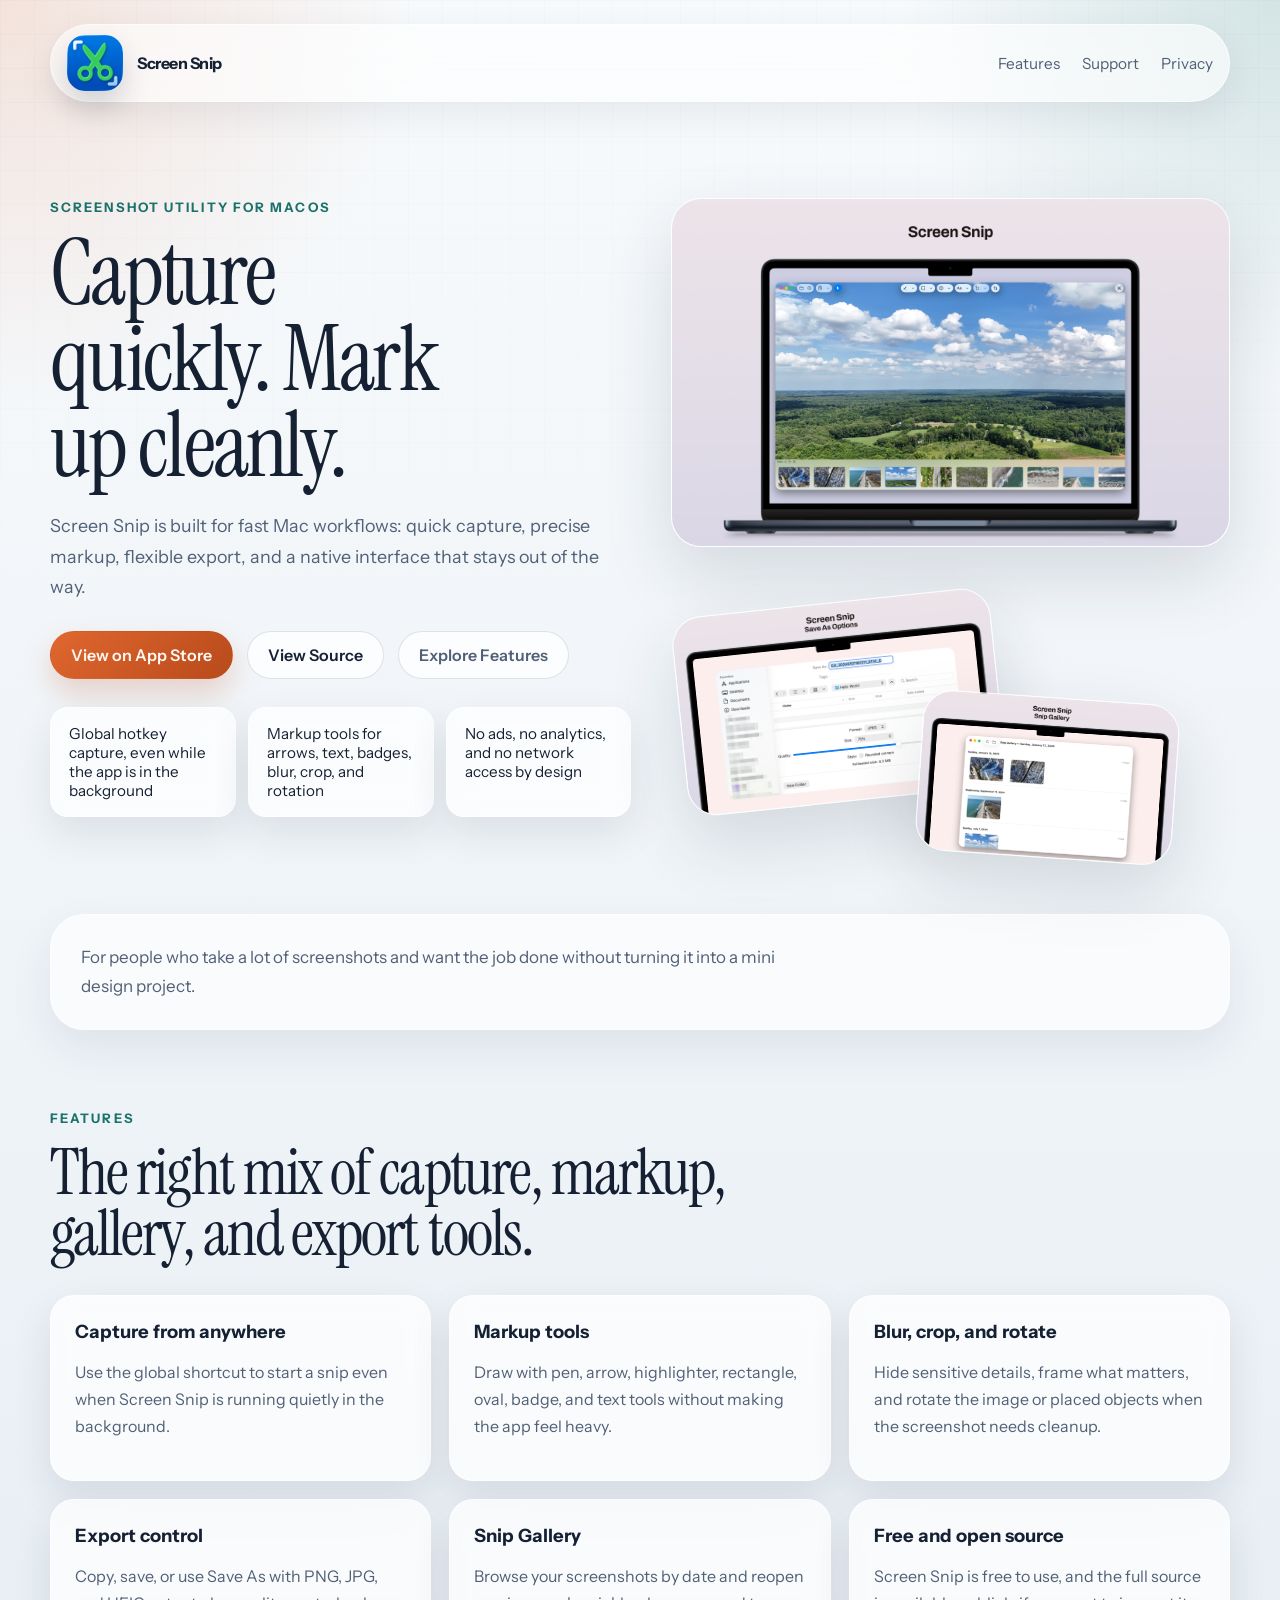
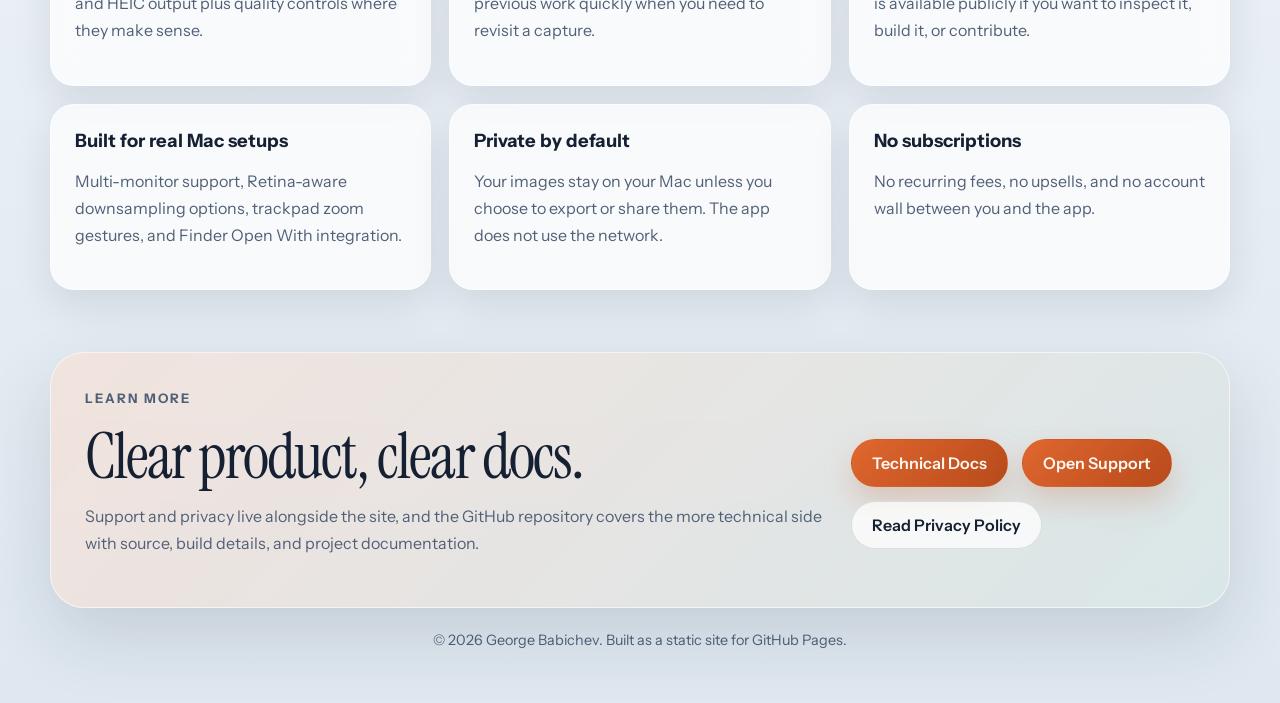
<file: docs/index.html>
<!DOCTYPE html>
<html lang="en">
<head>
  <meta charset="utf-8">
  <meta name="viewport" content="width=device-width, initial-scale=1">
  <title>Screen Snip for Mac</title>
  <meta
    name="description"
    content="Screen Snip is a focused macOS screenshot utility with global hotkey capture, fast markup tools, blur, crop, rotation, export controls, and privacy-first local storage."
  >
  <meta name="theme-color" media="(prefers-color-scheme: light)" content="#edf2f7">
  <meta name="theme-color" media="(prefers-color-scheme: dark)" content="#0d1522">
  <link rel="icon" type="image/png" href="icon-light.png">
  <link rel="apple-touch-icon" href="icon-light.png">
  <link rel="preconnect" href="https://fonts.googleapis.com">
  <link rel="preconnect" href="https://fonts.gstatic.com" crossorigin>
  <link href="https://fonts.googleapis.com/css2?family=Instrument+Sans:wght@400;500;600;700&amp;family=Instrument+Serif:ital@0;1&amp;display=swap" rel="stylesheet">
  <link rel="stylesheet" href="site.css">
</head>
<body class="product-page">
  <div class="page-shell">
    <header class="hero">
      <nav class="topbar" aria-label="Primary">
        <a class="brand" href="#top" aria-label="Screen Snip home">
          <picture class="brand-mark">
            <source srcset="icon-dark.png" media="(prefers-color-scheme: dark)">
            <source srcset="icon-light.png" media="(prefers-color-scheme: light)">
            <img src="icon-light.png" alt="" width="56" height="56">
          </picture>
          <span>Screen Snip</span>
        </a>
        <div class="nav-links">
          <a href="#features">Features</a>
          <a href="Support.html">Support</a>
          <a href="PrivacyPolicy.html">Privacy</a>
        </div>
      </nav>

      <section class="hero-grid" id="top">
        <div class="hero-copy reveal">
          <p class="eyebrow">Screenshot Utility for macOS</p>
          <h1>Capture quickly. Mark up cleanly.</h1>
          <p class="lede">
            Screen Snip is built for fast Mac workflows: quick capture, precise markup, flexible export,
            and a native interface that stays out of the way.
          </p>
          <div class="hero-actions">
            <a class="button button-primary" href="https://apps.apple.com/us/app/screen-snip/id6752541530" target="_blank" rel="noreferrer">View on App Store</a>
            <a class="button button-secondary" href="https://github.com/gbabichev/Screen-Snip" target="_blank" rel="noreferrer">View Source</a>
            <a class="button button-tertiary" href="#features">Explore Features</a>
          </div>
          <ul class="hero-points" aria-label="Highlights">
            <li>Global hotkey capture, even while the app is in the background</li>
            <li>Markup tools for arrows, text, badges, blur, crop, and rotation</li>
            <li>No ads, no analytics, and no network access by design</li>
          </ul>
        </div>

        <div class="hero-visual reveal" aria-label="Screen Snip app previews">
          <div class="screen-stack">
            <figure class="screen-card screen-main">
              <img src="App1.jpg" alt="Screen Snip editor showing screenshot markup tools" loading="eager">
            </figure>
            <figure class="screen-card screen-side">
              <img src="App3.jpg" alt="Screen Snip showing an annotated screenshot preview" loading="lazy">
            </figure>
            <figure class="screen-card screen-detail">
              <img src="App2.jpg" alt="Screen Snip window with editing controls and screenshot canvas" loading="lazy">
            </figure>
          </div>
        </div>
      </section>
    </header>

    <main>
      <section class="summary-band reveal">
        <p>
          For people who take a lot of screenshots and want the job done without turning it into a mini design project.
        </p>
      </section>

      <section class="section" id="features">
        <div class="section-heading reveal">
          <p class="eyebrow">Features</p>
          <h2>The right mix of capture, markup, gallery, and export tools.</h2>
        </div>

        <div class="feature-grid">
          <article class="feature-card reveal">
            <h3>Capture from anywhere</h3>
            <p>Use the global shortcut to start a snip even when Screen Snip is running quietly in the background.</p>
          </article>

          <article class="feature-card reveal">
            <h3>Markup tools</h3>
            <p>Draw with pen, arrow, highlighter, rectangle, oval, badge, and text tools without making the app feel heavy.</p>
          </article>

          <article class="feature-card reveal">
            <h3>Blur, crop, and rotate</h3>
            <p>Hide sensitive details, frame what matters, and rotate the image or placed objects when the screenshot needs cleanup.</p>
          </article>

          <article class="feature-card reveal">
            <h3>Export control</h3>
            <p>Copy, save, or use Save As with PNG, JPG, and HEIC output plus quality controls where they make sense.</p>
          </article>

          <article class="feature-card reveal">
            <h3>Snip Gallery</h3>
            <p>Browse your screenshots by date and reopen previous work quickly when you need to revisit a capture.</p>
          </article>

          <article class="feature-card reveal">
            <h3>Free and open source</h3>
            <p>Screen Snip is free to use, and the full source is available publicly if you want to inspect it, build it, or contribute.</p>
          </article>

          <article class="feature-card reveal">
            <h3>Built for real Mac setups</h3>
            <p>Multi-monitor support, Retina-aware downsampling options, trackpad zoom gestures, and Finder Open With integration.</p>
          </article>

          <article class="feature-card reveal">
            <h3>Private by default</h3>
            <p>Your images stay on your Mac unless you choose to export or share them. The app does not use the network.</p>
          </article>

          <article class="feature-card reveal">
            <h3>No subscriptions</h3>
            <p>No recurring fees, no upsells, and no account wall between you and the app.</p>
          </article>
        </div>
      </section>

      <section class="section closing reveal">
        <div>
          <p class="eyebrow">Learn More</p>
          <h2>Clear product, clear docs.</h2>
          <p>
            Support and privacy live alongside the site, and the GitHub repository covers the more technical side with source, build details, and project documentation.
          </p>
        </div>
        <div class="closing-actions">
          <a class="button button-primary" href="https://github.com/gbabichev/Screen-Snip" target="_blank" rel="noreferrer">Technical Docs</a>
          <a class="button button-primary" href="Support.html">Open Support</a>
          <a class="button button-secondary" href="PrivacyPolicy.html">Read Privacy Policy</a>
        </div>
      </section>
    </main>

    <footer class="site-footer">
      <p>&copy; <span data-current-year>2026</span> George Babichev. Built as a static site for GitHub Pages.</p>
    </footer>
  </div>

  <script src="site.js"></script>
</body>
</html>
</file>
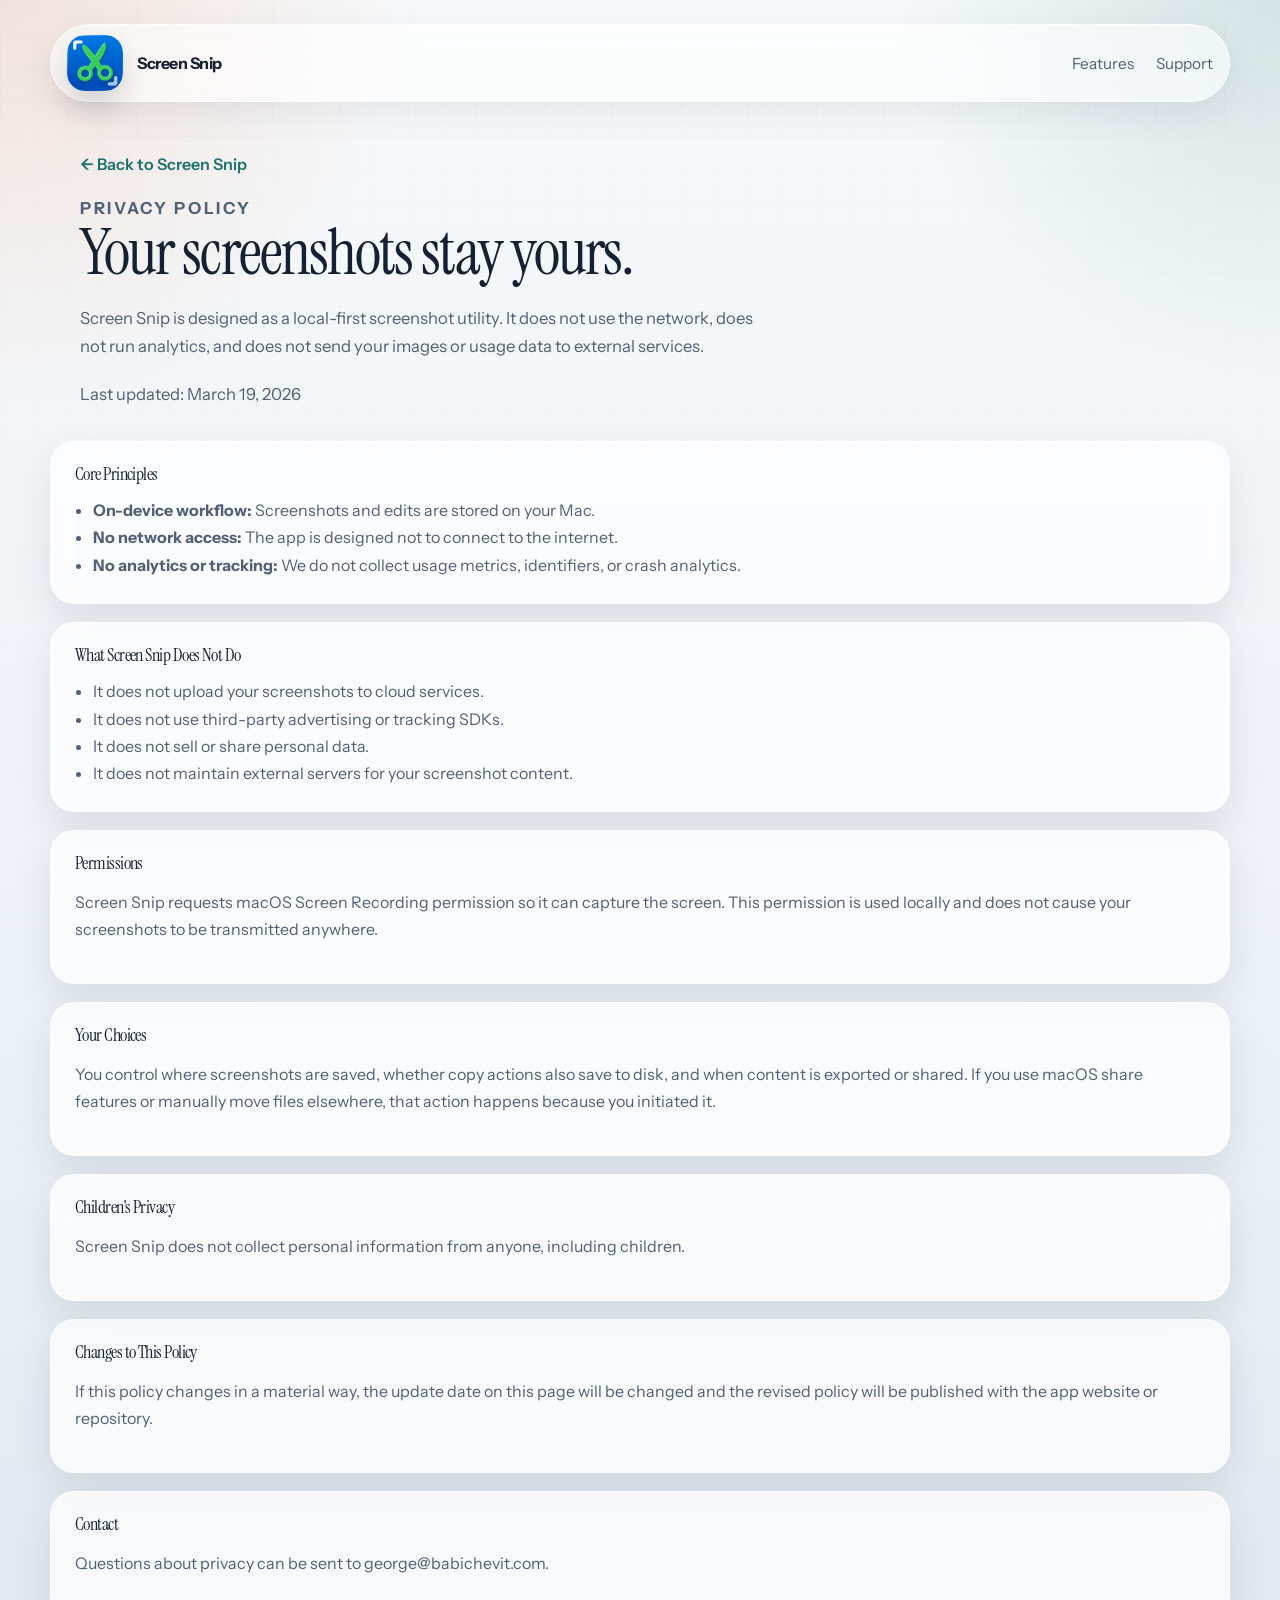
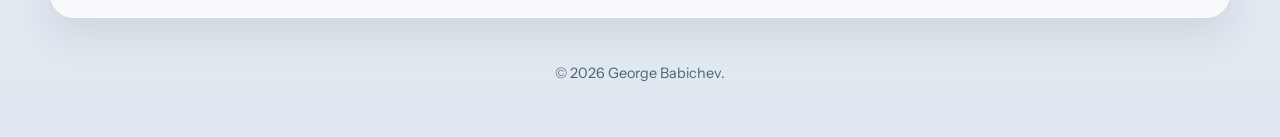
<file: docs/PrivacyPolicy.html>
<!DOCTYPE html>
<html lang="en">
<head>
  <meta charset="utf-8">
  <meta name="viewport" content="width=device-width, initial-scale=1">
  <title>Screen Snip Privacy Policy</title>
  <meta
    name="description"
    content="Privacy policy for Screen Snip, a local-first macOS screenshot utility that does not collect analytics or transmit your images."
  >
  <meta name="theme-color" media="(prefers-color-scheme: light)" content="#edf2f7">
  <meta name="theme-color" media="(prefers-color-scheme: dark)" content="#0d1522">
  <link rel="icon" type="image/png" href="icon-light.png">
  <link rel="apple-touch-icon" href="icon-light.png">
  <link rel="preconnect" href="https://fonts.googleapis.com">
  <link rel="preconnect" href="https://fonts.gstatic.com" crossorigin>
  <link href="https://fonts.googleapis.com/css2?family=Instrument+Sans:wght@400;500;600;700&amp;family=Instrument+Serif:ital@0;1&amp;display=swap" rel="stylesheet">
  <link rel="stylesheet" href="site.css">
</head>
<body class="info-page">
  <div class="info-shell">
    <nav class="topbar" aria-label="Primary">
      <a class="brand" href="index.html" aria-label="Screen Snip home">
        <picture class="brand-mark">
          <source srcset="icon-dark.png" media="(prefers-color-scheme: dark)">
          <source srcset="icon-light.png" media="(prefers-color-scheme: light)">
          <img src="icon-light.png" alt="" width="56" height="56">
        </picture>
        <span>Screen Snip</span>
      </a>
      <div class="nav-links">
        <a href="index.html#features">Features</a>
        <a href="Support.html">Support</a>
      </div>
    </nav>

    <header class="info-header reveal">
      <a class="back-link" href="index.html">&larr; Back to Screen Snip</a>
      <p class="eyebrow">Privacy Policy</p>
      <h1>Your screenshots stay yours.</h1>
      <p>
        Screen Snip is designed as a local-first screenshot utility. It does not use the network,
        does not run analytics, and does not send your images or usage data to external services.
      </p>
      <p class="meta-note">Last updated: March 19, 2026</p>
    </header>

    <main class="policy-shell">
      <section class="policy-card reveal">
        <h2>Core Principles</h2>
        <ul>
          <li><strong>On-device workflow:</strong> Screenshots and edits are stored on your Mac.</li>
          <li><strong>No network access:</strong> The app is designed not to connect to the internet.</li>
          <li><strong>No analytics or tracking:</strong> We do not collect usage metrics, identifiers, or crash analytics.</li>
        </ul>
      </section>

      <section class="policy-card reveal">
        <h2>What Screen Snip Does Not Do</h2>
        <ul>
          <li>It does not upload your screenshots to cloud services.</li>
          <li>It does not use third-party advertising or tracking SDKs.</li>
          <li>It does not sell or share personal data.</li>
          <li>It does not maintain external servers for your screenshot content.</li>
        </ul>
      </section>

      <section class="policy-card reveal">
        <h2>Permissions</h2>
        <p>
          Screen Snip requests macOS Screen Recording permission so it can capture the screen.
          This permission is used locally and does not cause your screenshots to be transmitted anywhere.
        </p>
      </section>

      <section class="policy-card reveal">
        <h2>Your Choices</h2>
        <p>
          You control where screenshots are saved, whether copy actions also save to disk, and when content is exported or shared.
          If you use macOS share features or manually move files elsewhere, that action happens because you initiated it.
        </p>
      </section>

      <section class="policy-card reveal">
        <h2>Children's Privacy</h2>
        <p>Screen Snip does not collect personal information from anyone, including children.</p>
      </section>

      <section class="policy-card reveal">
        <h2>Changes to This Policy</h2>
        <p>If this policy changes in a material way, the update date on this page will be changed and the revised policy will be published with the app website or repository.</p>
      </section>

      <section class="policy-card reveal">
        <h2>Contact</h2>
        <p>Questions about privacy can be sent to <a href="mailto:george@babichevit.com">george@babichevit.com</a>.</p>
      </section>
    </main>

    <footer class="site-footer">
      <p>&copy; <span data-current-year>2026</span> George Babichev.</p>
    </footer>
  </div>

  <script src="site.js"></script>
</body>
</html>
</file>
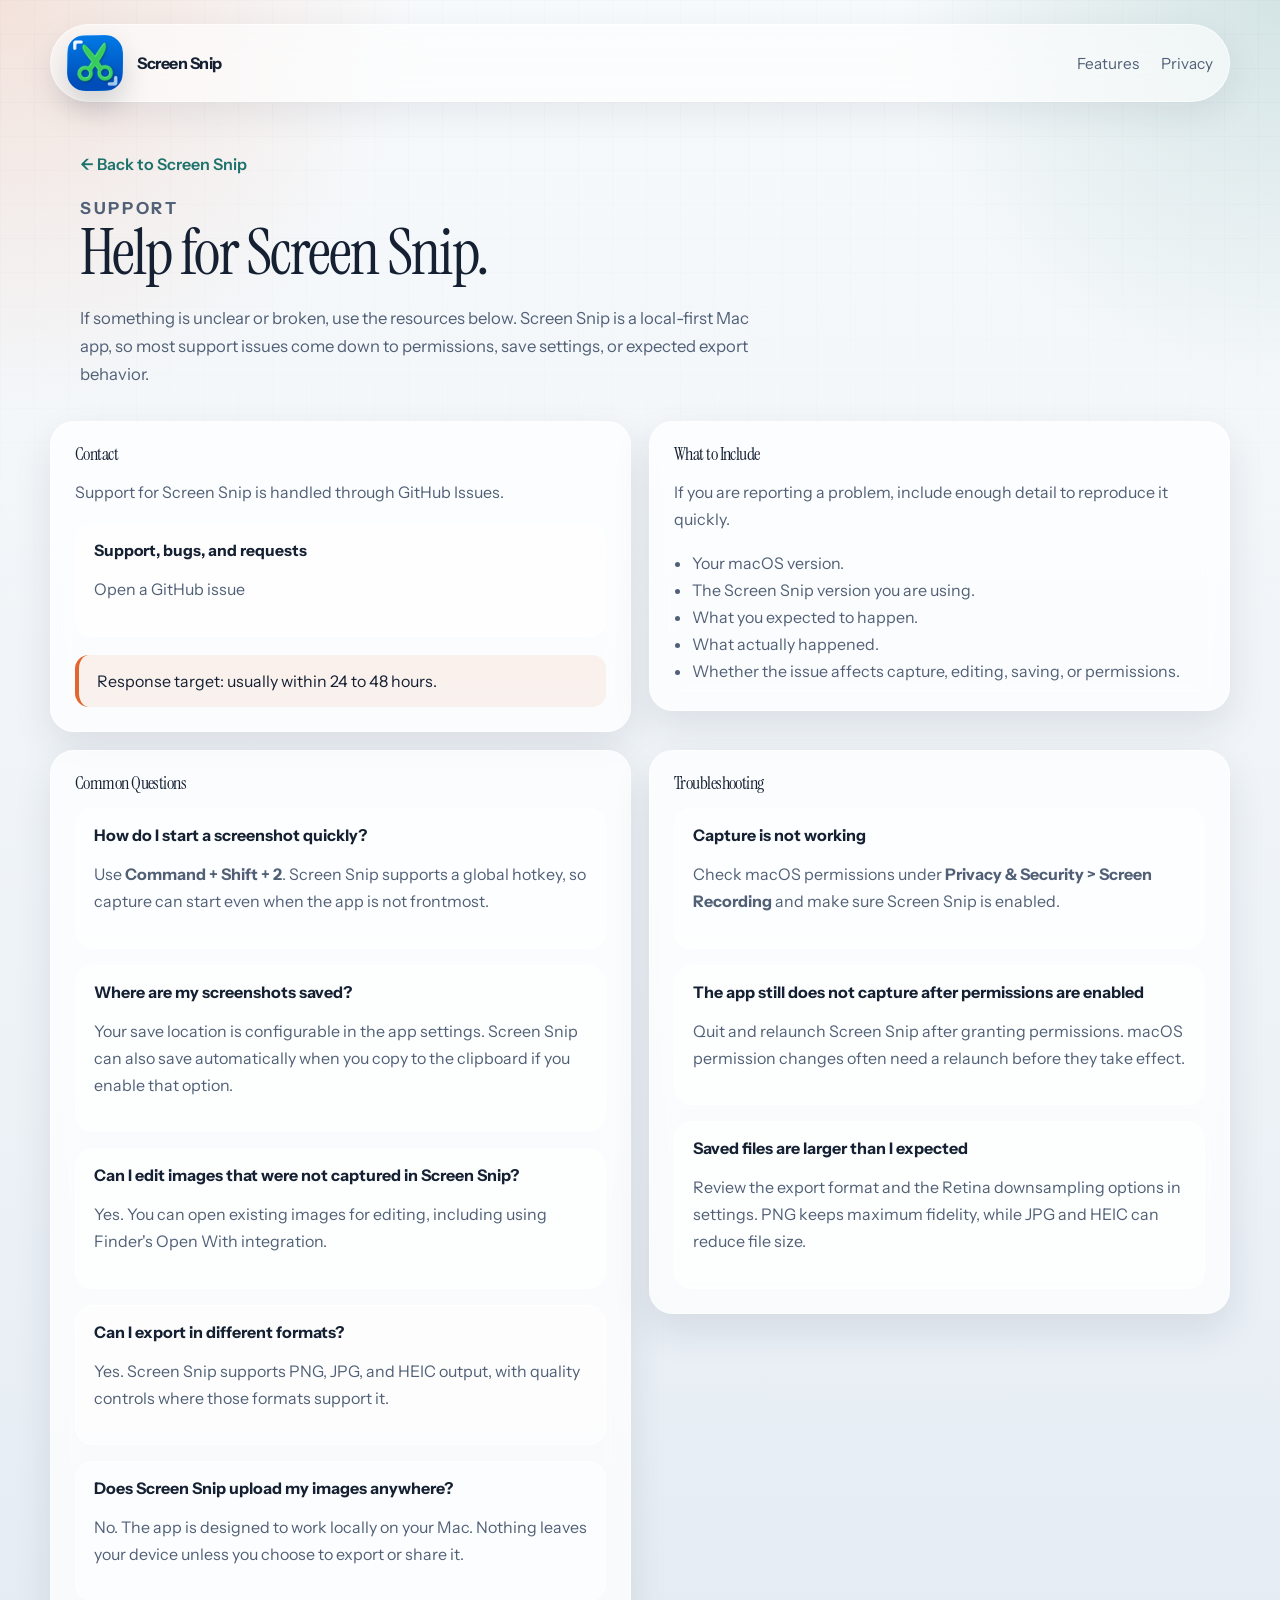
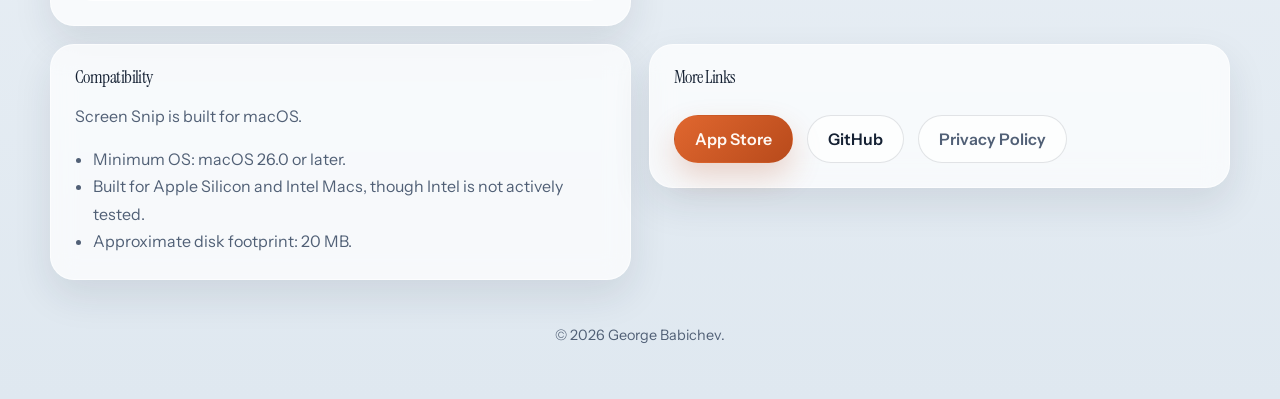
<file: docs/Support.html>
<!DOCTYPE html>
<html lang="en">
<head>
  <meta charset="utf-8">
  <meta name="viewport" content="width=device-width, initial-scale=1">
  <title>Screen Snip Support</title>
  <meta
    name="description"
    content="Support information for Screen Snip, including contact details, common questions, troubleshooting steps, and compatibility notes."
  >
  <meta name="theme-color" media="(prefers-color-scheme: light)" content="#edf2f7">
  <meta name="theme-color" media="(prefers-color-scheme: dark)" content="#0d1522">
  <link rel="icon" type="image/png" href="icon-light.png">
  <link rel="apple-touch-icon" href="icon-light.png">
  <link rel="preconnect" href="https://fonts.googleapis.com">
  <link rel="preconnect" href="https://fonts.gstatic.com" crossorigin>
  <link href="https://fonts.googleapis.com/css2?family=Instrument+Sans:wght@400;500;600;700&amp;family=Instrument+Serif:ital@0;1&amp;display=swap" rel="stylesheet">
  <link rel="stylesheet" href="site.css">
</head>
<body class="info-page">
  <div class="info-shell">
    <nav class="topbar" aria-label="Primary">
      <a class="brand" href="index.html" aria-label="Screen Snip home">
        <picture class="brand-mark">
          <source srcset="icon-dark.png" media="(prefers-color-scheme: dark)">
          <source srcset="icon-light.png" media="(prefers-color-scheme: light)">
          <img src="icon-light.png" alt="" width="56" height="56">
        </picture>
        <span>Screen Snip</span>
      </a>
      <div class="nav-links">
        <a href="index.html#features">Features</a>
        <a href="PrivacyPolicy.html">Privacy</a>
      </div>
    </nav>

    <header class="info-header reveal">
      <a class="back-link" href="index.html">&larr; Back to Screen Snip</a>
      <p class="eyebrow">Support</p>
      <h1>Help for Screen Snip.</h1>
      <p>
        If something is unclear or broken, use the resources below. Screen Snip is a local-first Mac app,
        so most support issues come down to permissions, save settings, or expected export behavior.
      </p>
    </header>

    <main class="info-grid">
      <section class="info-card">
        <h2>Contact</h2>
        <p>Support for Screen Snip is handled through GitHub Issues.</p>

        <div class="stack-list">
          <div class="stack-item">
            <strong>Support, bugs, and requests</strong>
            <p><a href="https://github.com/gbabichev/Screen-Snip/issues" target="_blank" rel="noreferrer">Open a GitHub issue</a></p>
          </div>
        </div>

        <div class="callout">
          Response target: usually within 24 to 48 hours.
        </div>
      </section>

      <section class="info-card">
        <h2>What to Include</h2>
        <p>If you are reporting a problem, include enough detail to reproduce it quickly.</p>
        <ul>
          <li>Your macOS version.</li>
          <li>The Screen Snip version you are using.</li>
          <li>What you expected to happen.</li>
          <li>What actually happened.</li>
          <li>Whether the issue affects capture, editing, saving, or permissions.</li>
        </ul>
      </section>

      <section class="info-card">
        <h2>Common Questions</h2>

        <div class="faq-list">
          <article class="faq-item">
            <h3>How do I start a screenshot quickly?</h3>
            <p>Use <strong>Command + Shift + 2</strong>. Screen Snip supports a global hotkey, so capture can start even when the app is not frontmost.</p>
          </article>

          <article class="faq-item">
            <h3>Where are my screenshots saved?</h3>
            <p>Your save location is configurable in the app settings. Screen Snip can also save automatically when you copy to the clipboard if you enable that option.</p>
          </article>

          <article class="faq-item">
            <h3>Can I edit images that were not captured in Screen Snip?</h3>
            <p>Yes. You can open existing images for editing, including using Finder's Open With integration.</p>
          </article>

          <article class="faq-item">
            <h3>Can I export in different formats?</h3>
            <p>Yes. Screen Snip supports PNG, JPG, and HEIC output, with quality controls where those formats support it.</p>
          </article>

          <article class="faq-item">
            <h3>Does Screen Snip upload my images anywhere?</h3>
            <p>No. The app is designed to work locally on your Mac. Nothing leaves your device unless you choose to export or share it.</p>
          </article>
        </div>
      </section>

      <section class="info-card">
        <h2>Troubleshooting</h2>

        <div class="faq-list">
          <article class="faq-item">
            <h3>Capture is not working</h3>
            <p>Check macOS permissions under <strong>Privacy &amp; Security &gt; Screen Recording</strong> and make sure Screen Snip is enabled.</p>
          </article>

          <article class="faq-item">
            <h3>The app still does not capture after permissions are enabled</h3>
            <p>Quit and relaunch Screen Snip after granting permissions. macOS permission changes often need a relaunch before they take effect.</p>
          </article>

          <article class="faq-item">
            <h3>Saved files are larger than I expected</h3>
            <p>Review the export format and the Retina downsampling options in settings. PNG keeps maximum fidelity, while JPG and HEIC can reduce file size.</p>
          </article>
        </div>
      </section>

      <section class="info-card">
        <h2>Compatibility</h2>
        <p>Screen Snip is built for macOS.</p>
        <ul>
          <li>Minimum OS: macOS 26.0 or later.</li>
          <li>Built for Apple Silicon and Intel Macs, though Intel is not actively tested.</li>
          <li>Approximate disk footprint: 20 MB.</li>
        </ul>
      </section>

      <section class="info-card reveal">
        <h2>More Links</h2>
        <div class="card-actions">
          <a class="button button-primary" href="https://apps.apple.com/us/app/screen-snip/id6752541530" target="_blank" rel="noreferrer">App Store</a>
          <a class="button button-secondary" href="https://github.com/gbabichev/Screen-Snip" target="_blank" rel="noreferrer">GitHub</a>
          <a class="button button-tertiary" href="PrivacyPolicy.html">Privacy Policy</a>
        </div>
      </section>
    </main>

    <footer class="site-footer">
      <p>&copy; <span data-current-year>2026</span> George Babichev.</p>
    </footer>
  </div>

  <script src="site.js"></script>
</body>
</html>
</file>
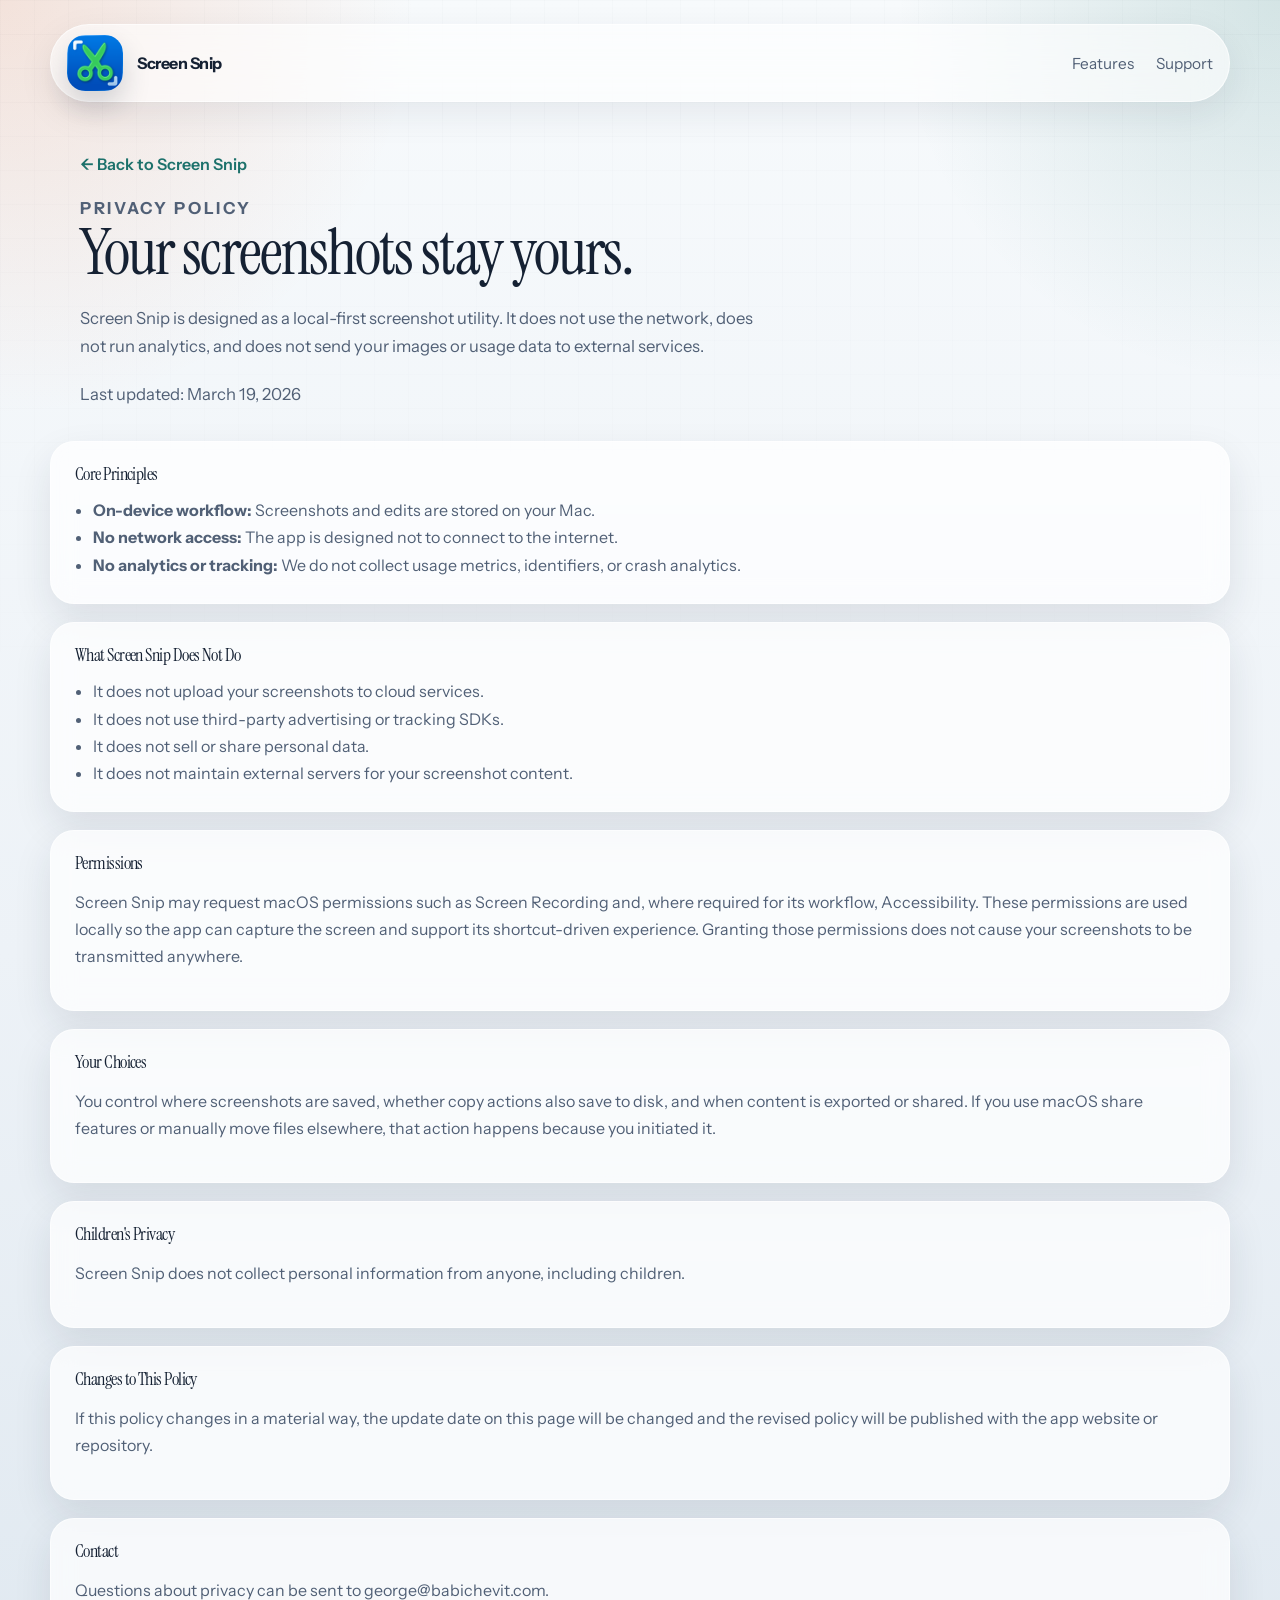
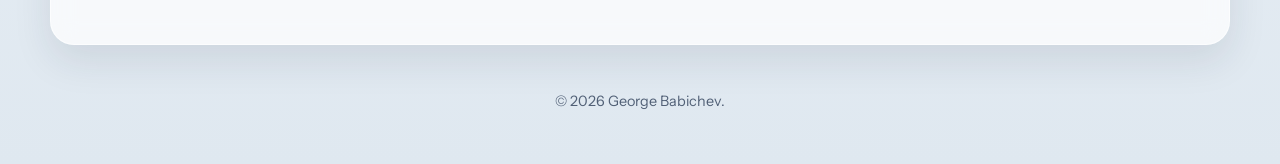
<file: Documentation/PrivacyPolicy.html>
<!DOCTYPE html>
<html lang="en">
<head>
  <meta charset="utf-8">
  <meta name="viewport" content="width=device-width, initial-scale=1">
  <title>Screen Snip Privacy Policy</title>
  <meta
    name="description"
    content="Privacy policy for Screen Snip, a local-first macOS screenshot utility that does not collect analytics or transmit your images."
  >
  <meta name="theme-color" media="(prefers-color-scheme: light)" content="#edf2f7">
  <meta name="theme-color" media="(prefers-color-scheme: dark)" content="#0d1522">
  <link rel="icon" type="image/png" href="icon-light.png">
  <link rel="apple-touch-icon" href="icon-light.png">
  <link rel="preconnect" href="https://fonts.googleapis.com">
  <link rel="preconnect" href="https://fonts.gstatic.com" crossorigin>
  <link href="https://fonts.googleapis.com/css2?family=Instrument+Sans:wght@400;500;600;700&amp;family=Instrument+Serif:ital@0;1&amp;display=swap" rel="stylesheet">
  <link rel="stylesheet" href="site.css">
</head>
<body class="info-page">
  <div class="info-shell">
    <nav class="topbar" aria-label="Primary">
      <a class="brand" href="index.html" aria-label="Screen Snip home">
        <picture class="brand-mark">
          <source srcset="icon-dark.png" media="(prefers-color-scheme: dark)">
          <source srcset="icon-light.png" media="(prefers-color-scheme: light)">
          <img src="icon-light.png" alt="" width="56" height="56">
        </picture>
        <span>Screen Snip</span>
      </a>
      <div class="nav-links">
        <a href="index.html#features">Features</a>
        <a href="Support.html">Support</a>
      </div>
    </nav>

    <header class="info-header reveal">
      <a class="back-link" href="index.html">&larr; Back to Screen Snip</a>
      <p class="eyebrow">Privacy Policy</p>
      <h1>Your screenshots stay yours.</h1>
      <p>
        Screen Snip is designed as a local-first screenshot utility. It does not use the network,
        does not run analytics, and does not send your images or usage data to external services.
      </p>
      <p class="meta-note">Last updated: March 19, 2026</p>
    </header>

    <main class="policy-shell">
      <section class="policy-card reveal">
        <h2>Core Principles</h2>
        <ul>
          <li><strong>On-device workflow:</strong> Screenshots and edits are stored on your Mac.</li>
          <li><strong>No network access:</strong> The app is designed not to connect to the internet.</li>
          <li><strong>No analytics or tracking:</strong> We do not collect usage metrics, identifiers, or crash analytics.</li>
        </ul>
      </section>

      <section class="policy-card reveal">
        <h2>What Screen Snip Does Not Do</h2>
        <ul>
          <li>It does not upload your screenshots to cloud services.</li>
          <li>It does not use third-party advertising or tracking SDKs.</li>
          <li>It does not sell or share personal data.</li>
          <li>It does not maintain external servers for your screenshot content.</li>
        </ul>
      </section>

      <section class="policy-card reveal">
        <h2>Permissions</h2>
        <p>
          Screen Snip may request macOS permissions such as Screen Recording and, where required for its workflow,
          Accessibility. These permissions are used locally so the app can capture the screen and support its shortcut-driven experience.
          Granting those permissions does not cause your screenshots to be transmitted anywhere.
        </p>
      </section>

      <section class="policy-card reveal">
        <h2>Your Choices</h2>
        <p>
          You control where screenshots are saved, whether copy actions also save to disk, and when content is exported or shared.
          If you use macOS share features or manually move files elsewhere, that action happens because you initiated it.
        </p>
      </section>

      <section class="policy-card reveal">
        <h2>Children's Privacy</h2>
        <p>Screen Snip does not collect personal information from anyone, including children.</p>
      </section>

      <section class="policy-card reveal">
        <h2>Changes to This Policy</h2>
        <p>If this policy changes in a material way, the update date on this page will be changed and the revised policy will be published with the app website or repository.</p>
      </section>

      <section class="policy-card reveal">
        <h2>Contact</h2>
        <p>Questions about privacy can be sent to <a href="mailto:george@babichevit.com">george@babichevit.com</a>.</p>
      </section>
    </main>

    <footer class="site-footer">
      <p>&copy; <span data-current-year>2026</span> George Babichev.</p>
    </footer>
  </div>

  <script src="site.js"></script>
</body>
</html>
</file>
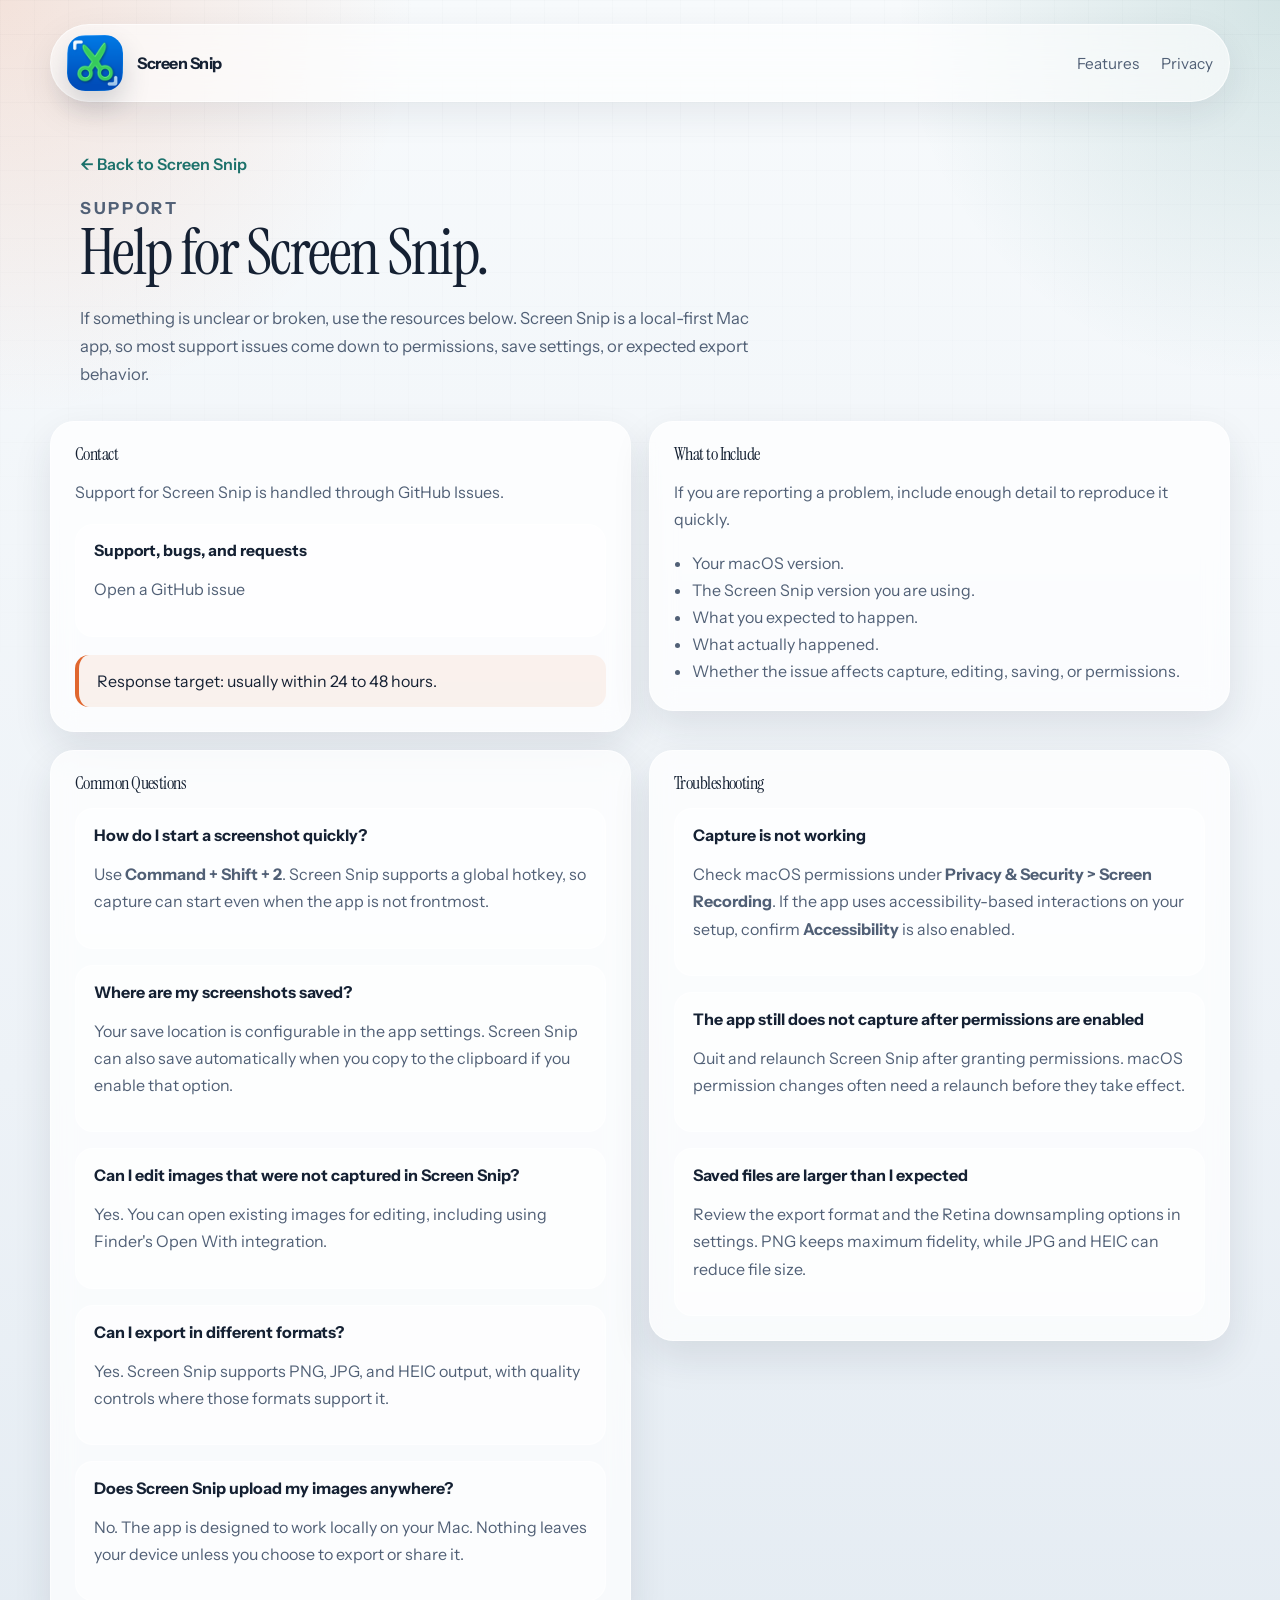
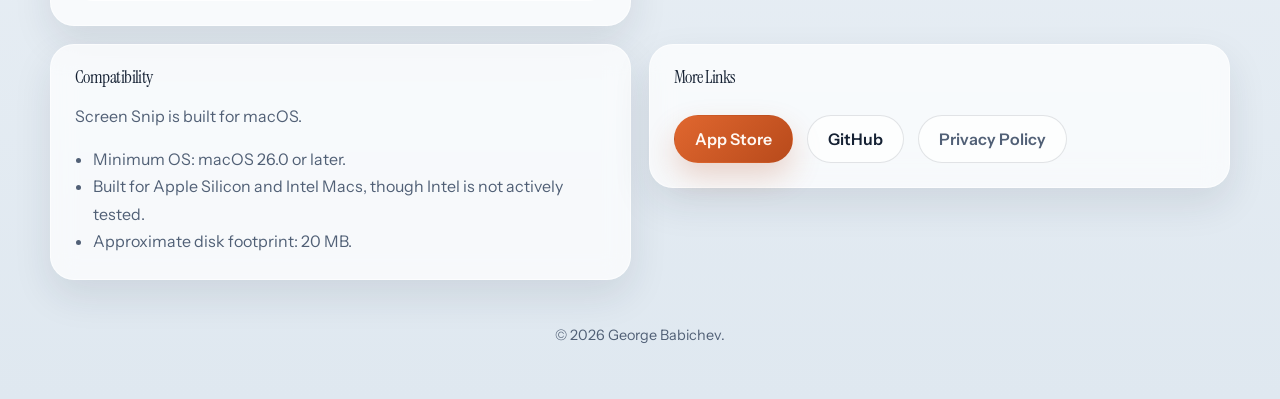
<file: Documentation/Support.html>
<!DOCTYPE html>
<html lang="en">
<head>
  <meta charset="utf-8">
  <meta name="viewport" content="width=device-width, initial-scale=1">
  <title>Screen Snip Support</title>
  <meta
    name="description"
    content="Support information for Screen Snip, including contact details, common questions, troubleshooting steps, and compatibility notes."
  >
  <meta name="theme-color" media="(prefers-color-scheme: light)" content="#edf2f7">
  <meta name="theme-color" media="(prefers-color-scheme: dark)" content="#0d1522">
  <link rel="icon" type="image/png" href="icon-light.png">
  <link rel="apple-touch-icon" href="icon-light.png">
  <link rel="preconnect" href="https://fonts.googleapis.com">
  <link rel="preconnect" href="https://fonts.gstatic.com" crossorigin>
  <link href="https://fonts.googleapis.com/css2?family=Instrument+Sans:wght@400;500;600;700&amp;family=Instrument+Serif:ital@0;1&amp;display=swap" rel="stylesheet">
  <link rel="stylesheet" href="site.css">
</head>
<body class="info-page">
  <div class="info-shell">
    <nav class="topbar" aria-label="Primary">
      <a class="brand" href="index.html" aria-label="Screen Snip home">
        <picture class="brand-mark">
          <source srcset="icon-dark.png" media="(prefers-color-scheme: dark)">
          <source srcset="icon-light.png" media="(prefers-color-scheme: light)">
          <img src="icon-light.png" alt="" width="56" height="56">
        </picture>
        <span>Screen Snip</span>
      </a>
      <div class="nav-links">
        <a href="index.html#features">Features</a>
        <a href="PrivacyPolicy.html">Privacy</a>
      </div>
    </nav>

    <header class="info-header reveal">
      <a class="back-link" href="index.html">&larr; Back to Screen Snip</a>
      <p class="eyebrow">Support</p>
      <h1>Help for Screen Snip.</h1>
      <p>
        If something is unclear or broken, use the resources below. Screen Snip is a local-first Mac app,
        so most support issues come down to permissions, save settings, or expected export behavior.
      </p>
    </header>

    <main class="info-grid">
      <section class="info-card">
        <h2>Contact</h2>
        <p>Support for Screen Snip is handled through GitHub Issues.</p>

        <div class="stack-list">
          <div class="stack-item">
            <strong>Support, bugs, and requests</strong>
            <p><a href="https://github.com/gbabichev/Screen-Snip/issues" target="_blank" rel="noreferrer">Open a GitHub issue</a></p>
          </div>
        </div>

        <div class="callout">
          Response target: usually within 24 to 48 hours.
        </div>
      </section>

      <section class="info-card">
        <h2>What to Include</h2>
        <p>If you are reporting a problem, include enough detail to reproduce it quickly.</p>
        <ul>
          <li>Your macOS version.</li>
          <li>The Screen Snip version you are using.</li>
          <li>What you expected to happen.</li>
          <li>What actually happened.</li>
          <li>Whether the issue affects capture, editing, saving, or permissions.</li>
        </ul>
      </section>

      <section class="info-card">
        <h2>Common Questions</h2>

        <div class="faq-list">
          <article class="faq-item">
            <h3>How do I start a screenshot quickly?</h3>
            <p>Use <strong>Command + Shift + 2</strong>. Screen Snip supports a global hotkey, so capture can start even when the app is not frontmost.</p>
          </article>

          <article class="faq-item">
            <h3>Where are my screenshots saved?</h3>
            <p>Your save location is configurable in the app settings. Screen Snip can also save automatically when you copy to the clipboard if you enable that option.</p>
          </article>

          <article class="faq-item">
            <h3>Can I edit images that were not captured in Screen Snip?</h3>
            <p>Yes. You can open existing images for editing, including using Finder's Open With integration.</p>
          </article>

          <article class="faq-item">
            <h3>Can I export in different formats?</h3>
            <p>Yes. Screen Snip supports PNG, JPG, and HEIC output, with quality controls where those formats support it.</p>
          </article>

          <article class="faq-item">
            <h3>Does Screen Snip upload my images anywhere?</h3>
            <p>No. The app is designed to work locally on your Mac. Nothing leaves your device unless you choose to export or share it.</p>
          </article>
        </div>
      </section>

      <section class="info-card">
        <h2>Troubleshooting</h2>

        <div class="faq-list">
          <article class="faq-item">
            <h3>Capture is not working</h3>
            <p>Check macOS permissions under <strong>Privacy &amp; Security &gt; Screen Recording</strong>. If the app uses accessibility-based interactions on your setup, confirm <strong>Accessibility</strong> is also enabled.</p>
          </article>

          <article class="faq-item">
            <h3>The app still does not capture after permissions are enabled</h3>
            <p>Quit and relaunch Screen Snip after granting permissions. macOS permission changes often need a relaunch before they take effect.</p>
          </article>

          <article class="faq-item">
            <h3>Saved files are larger than I expected</h3>
            <p>Review the export format and the Retina downsampling options in settings. PNG keeps maximum fidelity, while JPG and HEIC can reduce file size.</p>
          </article>
        </div>
      </section>

      <section class="info-card">
        <h2>Compatibility</h2>
        <p>Screen Snip is built for macOS.</p>
        <ul>
          <li>Minimum OS: macOS 26.0 or later.</li>
          <li>Built for Apple Silicon and Intel Macs, though Intel is not actively tested.</li>
          <li>Approximate disk footprint: 20 MB.</li>
        </ul>
      </section>

      <section class="info-card reveal">
        <h2>More Links</h2>
        <div class="card-actions">
          <a class="button button-primary" href="https://apps.apple.com/us/app/screen-snip/id6752541530" target="_blank" rel="noreferrer">App Store</a>
          <a class="button button-secondary" href="https://github.com/gbabichev/Screen-Snip" target="_blank" rel="noreferrer">GitHub</a>
          <a class="button button-tertiary" href="PrivacyPolicy.html">Privacy Policy</a>
        </div>
      </section>
    </main>

    <footer class="site-footer">
      <p>&copy; <span data-current-year>2026</span> George Babichev.</p>
    </footer>
  </div>

  <script src="site.js"></script>
</body>
</html>
</file>
<file: docs/site.css>
:root {
  color-scheme: light dark;
  --bg: #edf2f7;
  --bg-strong: #dde7f1;
  --surface: rgba(255, 255, 255, 0.72);
  --surface-strong: rgba(255, 255, 255, 0.9);
  --surface-dark: rgba(14, 24, 38, 0.78);
  --ink: #152133;
  --ink-soft: #516076;
  --line: rgba(21, 33, 51, 0.12);
  --line-strong: rgba(21, 33, 51, 0.22);
  --accent: #e0672f;
  --accent-strong: #b84a1b;
  --teal: #1c716b;
  --teal-soft: rgba(28, 113, 107, 0.12);
  --shadow-lg: 0 28px 70px rgba(28, 40, 58, 0.14);
  --shadow-md: 0 16px 38px rgba(28, 40, 58, 0.1);
  --radius-xl: 34px;
  --radius-lg: 24px;
  --radius-md: 18px;
  --radius-sm: 999px;
  --content-width: 1180px;
}

* {
  box-sizing: border-box;
}

html {
  scroll-behavior: smooth;
}

body {
  margin: 0;
  min-width: 320px;
  font-family: "Instrument Sans", "Avenir Next", "Segoe UI", sans-serif;
  color: var(--ink);
  background:
    radial-gradient(circle at top left, rgba(224, 103, 47, 0.16), transparent 26rem),
    radial-gradient(circle at top right, rgba(28, 113, 107, 0.16), transparent 24rem),
    linear-gradient(180deg, #f7fafc 0%, var(--bg) 54%, #dfe8f0 100%);
}

body::before {
  content: "";
  position: fixed;
  inset: 0;
  pointer-events: none;
  background-image:
    linear-gradient(rgba(21, 33, 51, 0.03) 1px, transparent 1px),
    linear-gradient(90deg, rgba(21, 33, 51, 0.03) 1px, transparent 1px);
  background-size: 34px 34px;
  mask-image: linear-gradient(180deg, rgba(0, 0, 0, 0.52), transparent 82%);
}

img {
  display: block;
  max-width: 100%;
}

a {
  color: inherit;
  text-decoration: none;
}

kbd {
  display: inline-flex;
  align-items: center;
  justify-content: center;
  min-width: 2.2rem;
  min-height: 2.2rem;
  padding: 0 0.55rem;
  border-radius: 12px;
  border: 1px solid var(--line);
  background: rgba(255, 255, 255, 0.86);
  box-shadow: inset 0 -2px 0 rgba(21, 33, 51, 0.08);
  font: inherit;
  font-size: 0.88rem;
  font-weight: 700;
}

.page-shell {
  position: relative;
  z-index: 1;
  padding-bottom: 2.5rem;
}

.hero,
.section,
.summary-band,
.site-footer,
.info-shell {
  width: min(calc(100% - 32px), var(--content-width));
  margin-inline: auto;
}

.hero {
  padding: 24px 0 56px;
}

.topbar {
  display: flex;
  align-items: center;
  justify-content: space-between;
  gap: 24px;
  padding: 10px 16px;
  background: rgba(255, 255, 255, 0.6);
  border: 1px solid rgba(255, 255, 255, 0.62);
  border-radius: var(--radius-sm);
  backdrop-filter: blur(18px);
  box-shadow: 0 12px 36px rgba(28, 40, 58, 0.08);
}

.brand {
  display: inline-flex;
  align-items: center;
  gap: 14px;
  font-size: 1rem;
  font-weight: 700;
  letter-spacing: -0.03em;
}

.brand-mark img {
  width: 56px;
  height: 56px;
  border-radius: 18px;
  box-shadow: 0 14px 28px rgba(28, 40, 58, 0.18);
}

.nav-links {
  display: inline-flex;
  align-items: center;
  flex-wrap: wrap;
  justify-content: flex-end;
  gap: 22px;
  color: var(--ink-soft);
  font-size: 0.96rem;
}

.nav-links a {
  position: relative;
}

.nav-links a::after {
  content: "";
  position: absolute;
  left: 0;
  bottom: -6px;
  width: 100%;
  height: 2px;
  background: var(--accent);
  transform: scaleX(0);
  transform-origin: left;
  transition: transform 180ms ease;
}

.nav-links a:hover::after,
.nav-links a:focus-visible::after {
  transform: scaleX(1);
}

.hero-grid {
  display: grid;
  grid-template-columns: minmax(0, 1.02fr) minmax(320px, 0.98fr);
  gap: 40px;
  align-items: center;
  padding-top: 56px;
}

.hero-copy h1,
.section-heading h2,
.spotlight-copy h2,
.closing h2,
.info-header h1,
.info-card h2,
.policy-card h2 {
  margin: 0;
  font-family: "Instrument Serif", Georgia, serif;
  font-weight: 400;
  letter-spacing: -0.03em;
  line-height: 0.96;
}

.hero-copy h1 {
  max-width: 10ch;
  font-size: clamp(3.5rem, 7vw, 6.3rem);
}

.eyebrow {
  margin: 0 0 16px;
  color: var(--teal);
  font-size: 0.82rem;
  font-weight: 700;
  letter-spacing: 0.16em;
  text-transform: uppercase;
}

.lede,
.summary-band p,
.feature-card p,
.spotlight-copy p,
.workflow-step p,
.setting-card p,
.shortcut-card p,
.closing p,
.info-header p,
.info-card p,
.info-card li,
.policy-card p,
.policy-card li {
  color: var(--ink-soft);
  line-height: 1.7;
}

.lede {
  max-width: 58ch;
  margin: 22px 0 0;
  font-size: 1.12rem;
}

.hero-actions,
.closing-actions,
.card-actions {
  display: flex;
  flex-wrap: wrap;
  gap: 14px;
  margin-top: 28px;
}

.button {
  display: inline-flex;
  align-items: center;
  justify-content: center;
  min-height: 48px;
  padding: 0 20px;
  border-radius: var(--radius-sm);
  border: 1px solid transparent;
  font-weight: 600;
  transition:
    transform 180ms ease,
    border-color 180ms ease,
    background-color 180ms ease,
    color 180ms ease;
}

.button:hover,
.button:focus-visible {
  transform: translateY(-1px);
}

.button-primary {
  color: #fff8f3;
  background: linear-gradient(135deg, var(--accent) 0%, var(--accent-strong) 100%);
  box-shadow: 0 14px 30px rgba(184, 74, 27, 0.22);
}

.button-secondary,
.button-tertiary {
  border-color: var(--line);
  background: rgba(255, 255, 255, 0.74);
}

.button-tertiary {
  color: var(--ink-soft);
}

.hero-points {
  display: grid;
  grid-template-columns: repeat(3, minmax(0, 1fr));
  gap: 12px;
  padding: 0;
  margin: 28px 0 0;
  list-style: none;
}

.hero-points li,
.feature-card,
.workflow-step,
.setting-card,
.shortcut-card,
.info-card,
.policy-card {
  background: var(--surface);
  border: 1px solid rgba(255, 255, 255, 0.58);
  box-shadow: var(--shadow-md);
  backdrop-filter: blur(12px);
}

.hero-points li {
  padding: 16px 18px;
  border-radius: var(--radius-md);
  color: var(--ink);
  font-size: 0.95rem;
}

.hero-visual {
  position: relative;
}

.screen-stack {
  position: relative;
  min-height: 700px;
}

.screen-card,
.gallery-panel {
  overflow: hidden;
  margin: 0;
  border-radius: 30px;
  border: 1px solid rgba(255, 255, 255, 0.6);
  background: rgba(255, 255, 255, 0.5);
  box-shadow: var(--shadow-lg);
}

.screen-card img,
.gallery-panel img {
  width: 100%;
  height: 100%;
  object-fit: cover;
}

.screen-main,
.screen-side,
.screen-detail {
  position: absolute;
}

.screen-main {
  top: 40px;
  right: 0;
  width: min(100%, 560px);
  aspect-ratio: 16 / 10;
}

.screen-side {
  left: 8px;
  bottom: 56px;
  width: min(58%, 320px);
  aspect-ratio: 16 / 10;
  transform: rotate(-6deg);
}

.screen-detail {
  right: 54px;
  bottom: 0;
  width: min(46%, 270px);
  aspect-ratio: 16 / 10;
  transform: rotate(4deg);
}

.summary-band {
  margin-bottom: 18px;
  padding: 28px 30px;
  background: rgba(255, 255, 255, 0.62);
  border: 1px solid rgba(255, 255, 255, 0.55);
  border-radius: var(--radius-xl);
  box-shadow: 0 18px 44px rgba(28, 40, 58, 0.08);
  backdrop-filter: blur(12px);
}

.summary-band p {
  max-width: 64ch;
  margin: 0;
  font-size: 1.06rem;
}

.section {
  padding: 62px 0;
}

.section-heading {
  max-width: 760px;
  margin-bottom: 30px;
}

.section-heading h2,
.spotlight-copy h2,
.closing h2,
.info-header h1 {
  font-size: clamp(2.5rem, 5vw, 4.4rem);
}

.feature-grid,
.workflow-grid,
.settings-grid,
.shortcut-grid,
.info-grid {
  display: grid;
  gap: 18px;
}

.feature-grid,
.settings-grid {
  grid-template-columns: repeat(3, minmax(0, 1fr));
}

.workflow-grid {
  grid-template-columns: repeat(3, minmax(0, 1fr));
}

.shortcut-grid,
.info-grid {
  grid-template-columns: repeat(2, minmax(0, 1fr));
}

.feature-card,
.workflow-step,
.setting-card,
.shortcut-card,
.info-card,
.policy-card {
  padding: 24px;
  border-radius: var(--radius-lg);
}

.feature-card h3,
.workflow-step h3,
.setting-card h3,
.shortcut-card h3,
.info-card h2,
.policy-card h2,
.policy-card h3 {
  margin: 0 0 10px;
  font-size: 1.15rem;
}

.spotlight {
  display: grid;
  grid-template-columns: minmax(0, 0.96fr) minmax(0, 1.04fr);
  gap: 24px;
  align-items: center;
}

.spotlight-copy {
  padding-right: 10px;
}

.stat-row {
  display: grid;
  grid-template-columns: repeat(3, minmax(0, 1fr));
  gap: 12px;
  margin-top: 24px;
}

.stat {
  padding: 16px 18px;
  border-radius: var(--radius-md);
  background: rgba(255, 255, 255, 0.62);
  border: 1px solid rgba(255, 255, 255, 0.55);
}

.stat strong {
  display: block;
  margin-bottom: 6px;
  font-size: 0.98rem;
}

.stat span {
  color: var(--ink-soft);
  font-size: 0.92rem;
}

.spotlight-gallery {
  display: grid;
  grid-template-columns: minmax(0, 1.18fr) minmax(0, 0.82fr);
  gap: 16px;
}

.gallery-wide {
  grid-row: span 2;
  min-height: 100%;
}

.gallery-panel {
  min-height: 240px;
}

.workflow-step span {
  display: inline-flex;
  align-items: center;
  justify-content: center;
  width: 2.8rem;
  height: 2.8rem;
  margin-bottom: 16px;
  border-radius: 50%;
  background: linear-gradient(135deg, var(--accent), var(--accent-strong));
  color: #fff;
  font-size: 0.95rem;
  font-weight: 700;
}

.shortcut-keys {
  display: flex;
  flex-wrap: wrap;
  gap: 8px;
  margin: 14px 0;
}

.closing {
  display: flex;
  align-items: center;
  justify-content: space-between;
  gap: 24px;
  padding: 34px;
  border-radius: var(--radius-xl);
  background:
    linear-gradient(135deg, rgba(224, 103, 47, 0.14), rgba(28, 113, 107, 0.12)),
    rgba(255, 255, 255, 0.62);
  border: 1px solid rgba(255, 255, 255, 0.56);
  box-shadow: var(--shadow-lg);
  backdrop-filter: blur(16px);
}

.site-footer {
  padding-top: 8px;
  text-align: center;
  color: var(--ink-soft);
  font-size: 0.9rem;
}

.info-page {
  padding: 24px 0 40px;
}

.info-shell {
  display: grid;
  gap: 24px;
}

.info-header {
  padding: 28px 30px 8px;
}

.info-header p {
  max-width: 62ch;
  margin: 20px 0 0;
  font-size: 1.04rem;
}

.info-grid {
  align-items: start;
}

.info-card ul,
.policy-card ul {
  margin: 14px 0 0 18px;
  padding: 0;
}

.stack-list {
  display: grid;
  gap: 14px;
  margin-top: 18px;
}

.stack-item {
  padding: 16px 18px;
  border-radius: var(--radius-md);
  background: rgba(255, 255, 255, 0.56);
  border: 1px solid rgba(255, 255, 255, 0.56);
}

.stack-item strong {
  display: block;
  margin-bottom: 4px;
  font-size: 0.98rem;
}

.callout {
  margin-top: 18px;
  padding: 16px 18px;
  border-left: 4px solid var(--accent);
  border-radius: 14px;
  background: rgba(224, 103, 47, 0.08);
  color: var(--ink);
}

.faq-list {
  display: grid;
  gap: 16px;
  margin-top: 16px;
}

.faq-item {
  padding: 16px 18px;
  border-radius: var(--radius-md);
  background: rgba(255, 255, 255, 0.56);
  border: 1px solid rgba(255, 255, 255, 0.56);
}

.faq-item h3 {
  margin: 0 0 8px;
  font-size: 1rem;
}

.policy-shell {
  display: grid;
  gap: 18px;
}

.meta-note {
  color: var(--ink-soft);
  font-size: 0.94rem;
}

.back-link {
  display: inline-flex;
  align-items: center;
  gap: 8px;
  color: var(--teal);
  font-weight: 600;
}

.reveal {
  opacity: 0;
  transform: translateY(24px);
  transition:
    opacity 500ms ease,
    transform 500ms ease;
}

.reveal.is-visible {
  opacity: 1;
  transform: translateY(0);
}

@media (prefers-reduced-motion: reduce) {
  html {
    scroll-behavior: auto;
  }

  .reveal,
  .reveal.is-visible,
  .button,
  .nav-links a::after {
    transition: none;
    transform: none;
  }
}

@media (prefers-color-scheme: dark) {
  :root {
    --bg: #0d1522;
    --bg-strong: #172233;
    --surface: rgba(17, 26, 40, 0.76);
    --surface-strong: rgba(19, 29, 44, 0.92);
    --ink: #eef4ff;
    --ink-soft: #9cadc4;
    --line: rgba(188, 205, 230, 0.16);
    --line-strong: rgba(188, 205, 230, 0.28);
    --accent: #f08349;
    --accent-strong: #d05d2c;
    --teal: #69c6be;
    --teal-soft: rgba(105, 198, 190, 0.16);
    --shadow-lg: 0 28px 80px rgba(0, 0, 0, 0.44);
    --shadow-md: 0 18px 42px rgba(0, 0, 0, 0.32);
  }

  body {
    background:
      radial-gradient(circle at top left, rgba(240, 131, 73, 0.16), transparent 24rem),
      radial-gradient(circle at top right, rgba(105, 198, 190, 0.14), transparent 24rem),
      linear-gradient(180deg, #111a2a 0%, var(--bg) 54%, #09111b 100%);
  }

  .topbar {
    background: rgba(229, 234, 242, 0.82);
    border-color: rgba(255, 255, 255, 0.24);
  }

  .brand,
  .nav-links {
    color: #142033;
  }

  .stat,
  .closing {
    color: #142033;
  }

  .stack-item,
  .stack-item strong,
  .stack-item a,
  .stack-item p,
  .stack-item p a {
    color: rgba(20, 32, 51, 0.82);
  }

  .faq-item,
  .faq-item h3,
  .faq-item p,
  .faq-item strong {
    color: rgba(20, 32, 51, 0.82);
  }

  .stat span,
  .closing p,
  .closing .eyebrow,
  .summary-band p {
    color: rgba(20, 32, 51, 0.82);
  }

  .nav-links a::after {
    background: var(--accent-strong);
  }

  .topbar,
  .summary-band,
  .closing,
  .stat,
  .stack-item,
  .faq-item {
    border-color: rgba(188, 205, 230, 0.12);
  }

  .button-secondary,
  .button-tertiary,
  kbd {
    background: rgba(255, 255, 255, 0.05);
  }

  kbd {
    box-shadow: inset 0 -2px 0 rgba(255, 255, 255, 0.04);
  }
}

@media (max-width: 1040px) {
  .hero-grid,
  .spotlight,
  .info-grid {
    grid-template-columns: 1fr;
  }

  .feature-grid,
  .settings-grid,
  .workflow-grid,
  .shortcut-grid {
    grid-template-columns: repeat(2, minmax(0, 1fr));
  }

  .spotlight-copy {
    padding-right: 0;
  }

  .screen-stack {
    min-height: 620px;
  }

  .closing {
    flex-direction: column;
    align-items: flex-start;
  }
}

@media (max-width: 760px) {
  .hero,
  .section,
  .summary-band,
  .site-footer,
  .info-shell {
    width: min(calc(100% - 20px), var(--content-width));
  }

  .topbar {
    flex-direction: column;
    align-items: flex-start;
    border-radius: 28px;
  }

  .nav-links {
    gap: 16px;
  }

  .hero-grid {
    padding-top: 34px;
  }

  .hero-copy h1 {
    font-size: clamp(2.9rem, 12vw, 4.2rem);
  }

  .hero-points,
  .feature-grid,
  .settings-grid,
  .workflow-grid,
  .shortcut-grid,
  .stat-row,
  .spotlight-gallery {
    grid-template-columns: 1fr;
  }

  .screen-stack {
    min-height: auto;
    display: grid;
    gap: 14px;
  }

  .screen-main,
  .screen-side,
  .screen-detail {
    position: static;
    width: 100%;
    transform: none;
  }

  .gallery-panel {
    min-height: 0;
  }

  .feature-card,
  .workflow-step,
  .setting-card,
  .shortcut-card,
  .info-card,
  .policy-card,
  .summary-band,
  .closing {
    padding: 20px;
    border-radius: 22px;
  }

  .info-header {
    padding: 12px 4px 0;
  }
}
</file>
<file: Documentation/site.css>
:root {
  color-scheme: light dark;
  --bg: #edf2f7;
  --bg-strong: #dde7f1;
  --surface: rgba(255, 255, 255, 0.72);
  --surface-strong: rgba(255, 255, 255, 0.9);
  --surface-dark: rgba(14, 24, 38, 0.78);
  --ink: #152133;
  --ink-soft: #516076;
  --line: rgba(21, 33, 51, 0.12);
  --line-strong: rgba(21, 33, 51, 0.22);
  --accent: #e0672f;
  --accent-strong: #b84a1b;
  --teal: #1c716b;
  --teal-soft: rgba(28, 113, 107, 0.12);
  --shadow-lg: 0 28px 70px rgba(28, 40, 58, 0.14);
  --shadow-md: 0 16px 38px rgba(28, 40, 58, 0.1);
  --radius-xl: 34px;
  --radius-lg: 24px;
  --radius-md: 18px;
  --radius-sm: 999px;
  --content-width: 1180px;
}

* {
  box-sizing: border-box;
}

html {
  scroll-behavior: smooth;
}

body {
  margin: 0;
  min-width: 320px;
  font-family: "Instrument Sans", "Avenir Next", "Segoe UI", sans-serif;
  color: var(--ink);
  background:
    radial-gradient(circle at top left, rgba(224, 103, 47, 0.16), transparent 26rem),
    radial-gradient(circle at top right, rgba(28, 113, 107, 0.16), transparent 24rem),
    linear-gradient(180deg, #f7fafc 0%, var(--bg) 54%, #dfe8f0 100%);
}

body::before {
  content: "";
  position: fixed;
  inset: 0;
  pointer-events: none;
  background-image:
    linear-gradient(rgba(21, 33, 51, 0.03) 1px, transparent 1px),
    linear-gradient(90deg, rgba(21, 33, 51, 0.03) 1px, transparent 1px);
  background-size: 34px 34px;
  mask-image: linear-gradient(180deg, rgba(0, 0, 0, 0.52), transparent 82%);
}

img {
  display: block;
  max-width: 100%;
}

a {
  color: inherit;
  text-decoration: none;
}

kbd {
  display: inline-flex;
  align-items: center;
  justify-content: center;
  min-width: 2.2rem;
  min-height: 2.2rem;
  padding: 0 0.55rem;
  border-radius: 12px;
  border: 1px solid var(--line);
  background: rgba(255, 255, 255, 0.86);
  box-shadow: inset 0 -2px 0 rgba(21, 33, 51, 0.08);
  font: inherit;
  font-size: 0.88rem;
  font-weight: 700;
}

.page-shell {
  position: relative;
  z-index: 1;
  padding-bottom: 2.5rem;
}

.hero,
.section,
.summary-band,
.site-footer,
.info-shell {
  width: min(calc(100% - 32px), var(--content-width));
  margin-inline: auto;
}

.hero {
  padding: 24px 0 56px;
}

.topbar {
  display: flex;
  align-items: center;
  justify-content: space-between;
  gap: 24px;
  padding: 10px 16px;
  background: rgba(255, 255, 255, 0.6);
  border: 1px solid rgba(255, 255, 255, 0.62);
  border-radius: var(--radius-sm);
  backdrop-filter: blur(18px);
  box-shadow: 0 12px 36px rgba(28, 40, 58, 0.08);
}

.brand {
  display: inline-flex;
  align-items: center;
  gap: 14px;
  font-size: 1rem;
  font-weight: 700;
  letter-spacing: -0.03em;
}

.brand-mark img {
  width: 56px;
  height: 56px;
  border-radius: 18px;
  box-shadow: 0 14px 28px rgba(28, 40, 58, 0.18);
}

.nav-links {
  display: inline-flex;
  align-items: center;
  flex-wrap: wrap;
  justify-content: flex-end;
  gap: 22px;
  color: var(--ink-soft);
  font-size: 0.96rem;
}

.nav-links a {
  position: relative;
}

.nav-links a::after {
  content: "";
  position: absolute;
  left: 0;
  bottom: -6px;
  width: 100%;
  height: 2px;
  background: var(--accent);
  transform: scaleX(0);
  transform-origin: left;
  transition: transform 180ms ease;
}

.nav-links a:hover::after,
.nav-links a:focus-visible::after {
  transform: scaleX(1);
}

.hero-grid {
  display: grid;
  grid-template-columns: minmax(0, 1.02fr) minmax(320px, 0.98fr);
  gap: 40px;
  align-items: center;
  padding-top: 56px;
}

.hero-copy h1,
.section-heading h2,
.spotlight-copy h2,
.closing h2,
.info-header h1,
.info-card h2,
.policy-card h2 {
  margin: 0;
  font-family: "Instrument Serif", Georgia, serif;
  font-weight: 400;
  letter-spacing: -0.03em;
  line-height: 0.96;
}

.hero-copy h1 {
  max-width: 10ch;
  font-size: clamp(3.5rem, 7vw, 6.3rem);
}

.eyebrow {
  margin: 0 0 16px;
  color: var(--teal);
  font-size: 0.82rem;
  font-weight: 700;
  letter-spacing: 0.16em;
  text-transform: uppercase;
}

.lede,
.summary-band p,
.feature-card p,
.spotlight-copy p,
.workflow-step p,
.setting-card p,
.shortcut-card p,
.closing p,
.info-header p,
.info-card p,
.info-card li,
.policy-card p,
.policy-card li {
  color: var(--ink-soft);
  line-height: 1.7;
}

.lede {
  max-width: 58ch;
  margin: 22px 0 0;
  font-size: 1.12rem;
}

.hero-actions,
.closing-actions,
.card-actions {
  display: flex;
  flex-wrap: wrap;
  gap: 14px;
  margin-top: 28px;
}

.button {
  display: inline-flex;
  align-items: center;
  justify-content: center;
  min-height: 48px;
  padding: 0 20px;
  border-radius: var(--radius-sm);
  border: 1px solid transparent;
  font-weight: 600;
  transition:
    transform 180ms ease,
    border-color 180ms ease,
    background-color 180ms ease,
    color 180ms ease;
}

.button:hover,
.button:focus-visible {
  transform: translateY(-1px);
}

.button-primary {
  color: #fff8f3;
  background: linear-gradient(135deg, var(--accent) 0%, var(--accent-strong) 100%);
  box-shadow: 0 14px 30px rgba(184, 74, 27, 0.22);
}

.button-secondary,
.button-tertiary {
  border-color: var(--line);
  background: rgba(255, 255, 255, 0.74);
}

.button-tertiary {
  color: var(--ink-soft);
}

.hero-points {
  display: grid;
  grid-template-columns: repeat(3, minmax(0, 1fr));
  gap: 12px;
  padding: 0;
  margin: 28px 0 0;
  list-style: none;
}

.hero-points li,
.feature-card,
.workflow-step,
.setting-card,
.shortcut-card,
.info-card,
.policy-card {
  background: var(--surface);
  border: 1px solid rgba(255, 255, 255, 0.58);
  box-shadow: var(--shadow-md);
  backdrop-filter: blur(12px);
}

.hero-points li {
  padding: 16px 18px;
  border-radius: var(--radius-md);
  color: var(--ink);
  font-size: 0.95rem;
}

.hero-visual {
  position: relative;
}

.screen-stack {
  position: relative;
  min-height: 700px;
}

.screen-card,
.gallery-panel {
  overflow: hidden;
  margin: 0;
  border-radius: 30px;
  border: 1px solid rgba(255, 255, 255, 0.6);
  background: rgba(255, 255, 255, 0.5);
  box-shadow: var(--shadow-lg);
}

.screen-card img,
.gallery-panel img {
  width: 100%;
  height: 100%;
  object-fit: cover;
}

.screen-main,
.screen-side,
.screen-detail {
  position: absolute;
}

.screen-main {
  top: 40px;
  right: 0;
  width: min(100%, 560px);
  aspect-ratio: 16 / 10;
}

.screen-side {
  left: 8px;
  bottom: 56px;
  width: min(58%, 320px);
  aspect-ratio: 16 / 10;
  transform: rotate(-6deg);
}

.screen-detail {
  right: 54px;
  bottom: 0;
  width: min(46%, 270px);
  aspect-ratio: 16 / 10;
  transform: rotate(4deg);
}

.summary-band {
  margin-bottom: 18px;
  padding: 28px 30px;
  background: rgba(255, 255, 255, 0.62);
  border: 1px solid rgba(255, 255, 255, 0.55);
  border-radius: var(--radius-xl);
  box-shadow: 0 18px 44px rgba(28, 40, 58, 0.08);
  backdrop-filter: blur(12px);
}

.summary-band p {
  max-width: 64ch;
  margin: 0;
  font-size: 1.06rem;
}

.section {
  padding: 62px 0;
}

.section-heading {
  max-width: 760px;
  margin-bottom: 30px;
}

.section-heading h2,
.spotlight-copy h2,
.closing h2,
.info-header h1 {
  font-size: clamp(2.5rem, 5vw, 4.4rem);
}

.feature-grid,
.workflow-grid,
.settings-grid,
.shortcut-grid,
.info-grid {
  display: grid;
  gap: 18px;
}

.feature-grid,
.settings-grid {
  grid-template-columns: repeat(3, minmax(0, 1fr));
}

.workflow-grid {
  grid-template-columns: repeat(3, minmax(0, 1fr));
}

.shortcut-grid,
.info-grid {
  grid-template-columns: repeat(2, minmax(0, 1fr));
}

.feature-card,
.workflow-step,
.setting-card,
.shortcut-card,
.info-card,
.policy-card {
  padding: 24px;
  border-radius: var(--radius-lg);
}

.feature-card h3,
.workflow-step h3,
.setting-card h3,
.shortcut-card h3,
.info-card h2,
.policy-card h2,
.policy-card h3 {
  margin: 0 0 10px;
  font-size: 1.15rem;
}

.spotlight {
  display: grid;
  grid-template-columns: minmax(0, 0.96fr) minmax(0, 1.04fr);
  gap: 24px;
  align-items: center;
}

.spotlight-copy {
  padding-right: 10px;
}

.stat-row {
  display: grid;
  grid-template-columns: repeat(3, minmax(0, 1fr));
  gap: 12px;
  margin-top: 24px;
}

.stat {
  padding: 16px 18px;
  border-radius: var(--radius-md);
  background: rgba(255, 255, 255, 0.62);
  border: 1px solid rgba(255, 255, 255, 0.55);
}

.stat strong {
  display: block;
  margin-bottom: 6px;
  font-size: 0.98rem;
}

.stat span {
  color: var(--ink-soft);
  font-size: 0.92rem;
}

.spotlight-gallery {
  display: grid;
  grid-template-columns: minmax(0, 1.18fr) minmax(0, 0.82fr);
  gap: 16px;
}

.gallery-wide {
  grid-row: span 2;
  min-height: 100%;
}

.gallery-panel {
  min-height: 240px;
}

.workflow-step span {
  display: inline-flex;
  align-items: center;
  justify-content: center;
  width: 2.8rem;
  height: 2.8rem;
  margin-bottom: 16px;
  border-radius: 50%;
  background: linear-gradient(135deg, var(--accent), var(--accent-strong));
  color: #fff;
  font-size: 0.95rem;
  font-weight: 700;
}

.shortcut-keys {
  display: flex;
  flex-wrap: wrap;
  gap: 8px;
  margin: 14px 0;
}

.closing {
  display: flex;
  align-items: center;
  justify-content: space-between;
  gap: 24px;
  padding: 34px;
  border-radius: var(--radius-xl);
  background:
    linear-gradient(135deg, rgba(224, 103, 47, 0.14), rgba(28, 113, 107, 0.12)),
    rgba(255, 255, 255, 0.62);
  border: 1px solid rgba(255, 255, 255, 0.56);
  box-shadow: var(--shadow-lg);
  backdrop-filter: blur(16px);
}

.site-footer {
  padding-top: 8px;
  text-align: center;
  color: var(--ink-soft);
  font-size: 0.9rem;
}

.info-page {
  padding: 24px 0 40px;
}

.info-shell {
  display: grid;
  gap: 24px;
}

.info-header {
  padding: 28px 30px 8px;
}

.info-header p {
  max-width: 62ch;
  margin: 20px 0 0;
  font-size: 1.04rem;
}

.info-grid {
  align-items: start;
}

.info-card ul,
.policy-card ul {
  margin: 14px 0 0 18px;
  padding: 0;
}

.stack-list {
  display: grid;
  gap: 14px;
  margin-top: 18px;
}

.stack-item {
  padding: 16px 18px;
  border-radius: var(--radius-md);
  background: rgba(255, 255, 255, 0.56);
  border: 1px solid rgba(255, 255, 255, 0.56);
}

.stack-item strong {
  display: block;
  margin-bottom: 4px;
  font-size: 0.98rem;
}

.callout {
  margin-top: 18px;
  padding: 16px 18px;
  border-left: 4px solid var(--accent);
  border-radius: 14px;
  background: rgba(224, 103, 47, 0.08);
  color: var(--ink);
}

.faq-list {
  display: grid;
  gap: 16px;
  margin-top: 16px;
}

.faq-item {
  padding: 16px 18px;
  border-radius: var(--radius-md);
  background: rgba(255, 255, 255, 0.56);
  border: 1px solid rgba(255, 255, 255, 0.56);
}

.faq-item h3 {
  margin: 0 0 8px;
  font-size: 1rem;
}

.policy-shell {
  display: grid;
  gap: 18px;
}

.meta-note {
  color: var(--ink-soft);
  font-size: 0.94rem;
}

.back-link {
  display: inline-flex;
  align-items: center;
  gap: 8px;
  color: var(--teal);
  font-weight: 600;
}

.reveal {
  opacity: 0;
  transform: translateY(24px);
  transition:
    opacity 500ms ease,
    transform 500ms ease;
}

.reveal.is-visible {
  opacity: 1;
  transform: translateY(0);
}

@media (prefers-reduced-motion: reduce) {
  html {
    scroll-behavior: auto;
  }

  .reveal,
  .reveal.is-visible,
  .button,
  .nav-links a::after {
    transition: none;
    transform: none;
  }
}

@media (prefers-color-scheme: dark) {
  :root {
    --bg: #0d1522;
    --bg-strong: #172233;
    --surface: rgba(17, 26, 40, 0.76);
    --surface-strong: rgba(19, 29, 44, 0.92);
    --ink: #eef4ff;
    --ink-soft: #9cadc4;
    --line: rgba(188, 205, 230, 0.16);
    --line-strong: rgba(188, 205, 230, 0.28);
    --accent: #f08349;
    --accent-strong: #d05d2c;
    --teal: #69c6be;
    --teal-soft: rgba(105, 198, 190, 0.16);
    --shadow-lg: 0 28px 80px rgba(0, 0, 0, 0.44);
    --shadow-md: 0 18px 42px rgba(0, 0, 0, 0.32);
  }

  body {
    background:
      radial-gradient(circle at top left, rgba(240, 131, 73, 0.16), transparent 24rem),
      radial-gradient(circle at top right, rgba(105, 198, 190, 0.14), transparent 24rem),
      linear-gradient(180deg, #111a2a 0%, var(--bg) 54%, #09111b 100%);
  }

  .topbar {
    background: rgba(229, 234, 242, 0.82);
    border-color: rgba(255, 255, 255, 0.24);
  }

  .brand,
  .nav-links {
    color: #142033;
  }

  .stat,
  .closing {
    color: #142033;
  }

  .stack-item,
  .stack-item strong,
  .stack-item a,
  .stack-item p,
  .stack-item p a {
    color: rgba(20, 32, 51, 0.82);
  }

  .faq-item,
  .faq-item h3,
  .faq-item p,
  .faq-item strong {
    color: rgba(20, 32, 51, 0.82);
  }

  .stat span,
  .closing p,
  .closing .eyebrow,
  .summary-band p {
    color: rgba(20, 32, 51, 0.82);
  }

  .nav-links a::after {
    background: var(--accent-strong);
  }

  .topbar,
  .summary-band,
  .closing,
  .stat,
  .stack-item,
  .faq-item {
    border-color: rgba(188, 205, 230, 0.12);
  }

  .button-secondary,
  .button-tertiary,
  kbd {
    background: rgba(255, 255, 255, 0.05);
  }

  kbd {
    box-shadow: inset 0 -2px 0 rgba(255, 255, 255, 0.04);
  }
}

@media (max-width: 1040px) {
  .hero-grid,
  .spotlight,
  .info-grid {
    grid-template-columns: 1fr;
  }

  .feature-grid,
  .settings-grid,
  .workflow-grid,
  .shortcut-grid {
    grid-template-columns: repeat(2, minmax(0, 1fr));
  }

  .spotlight-copy {
    padding-right: 0;
  }

  .screen-stack {
    min-height: 620px;
  }

  .closing {
    flex-direction: column;
    align-items: flex-start;
  }
}

@media (max-width: 760px) {
  .hero,
  .section,
  .summary-band,
  .site-footer,
  .info-shell {
    width: min(calc(100% - 20px), var(--content-width));
  }

  .topbar {
    flex-direction: column;
    align-items: flex-start;
    border-radius: 28px;
  }

  .nav-links {
    gap: 16px;
  }

  .hero-grid {
    padding-top: 34px;
  }

  .hero-copy h1 {
    font-size: clamp(2.9rem, 12vw, 4.2rem);
  }

  .hero-points,
  .feature-grid,
  .settings-grid,
  .workflow-grid,
  .shortcut-grid,
  .stat-row,
  .spotlight-gallery {
    grid-template-columns: 1fr;
  }

  .screen-stack {
    min-height: auto;
    display: grid;
    gap: 14px;
  }

  .screen-main,
  .screen-side,
  .screen-detail {
    position: static;
    width: 100%;
    transform: none;
  }

  .gallery-panel {
    min-height: 0;
  }

  .feature-card,
  .workflow-step,
  .setting-card,
  .shortcut-card,
  .info-card,
  .policy-card,
  .summary-band,
  .closing {
    padding: 20px;
    border-radius: 22px;
  }

  .info-header {
    padding: 12px 4px 0;
  }
}
</file>
